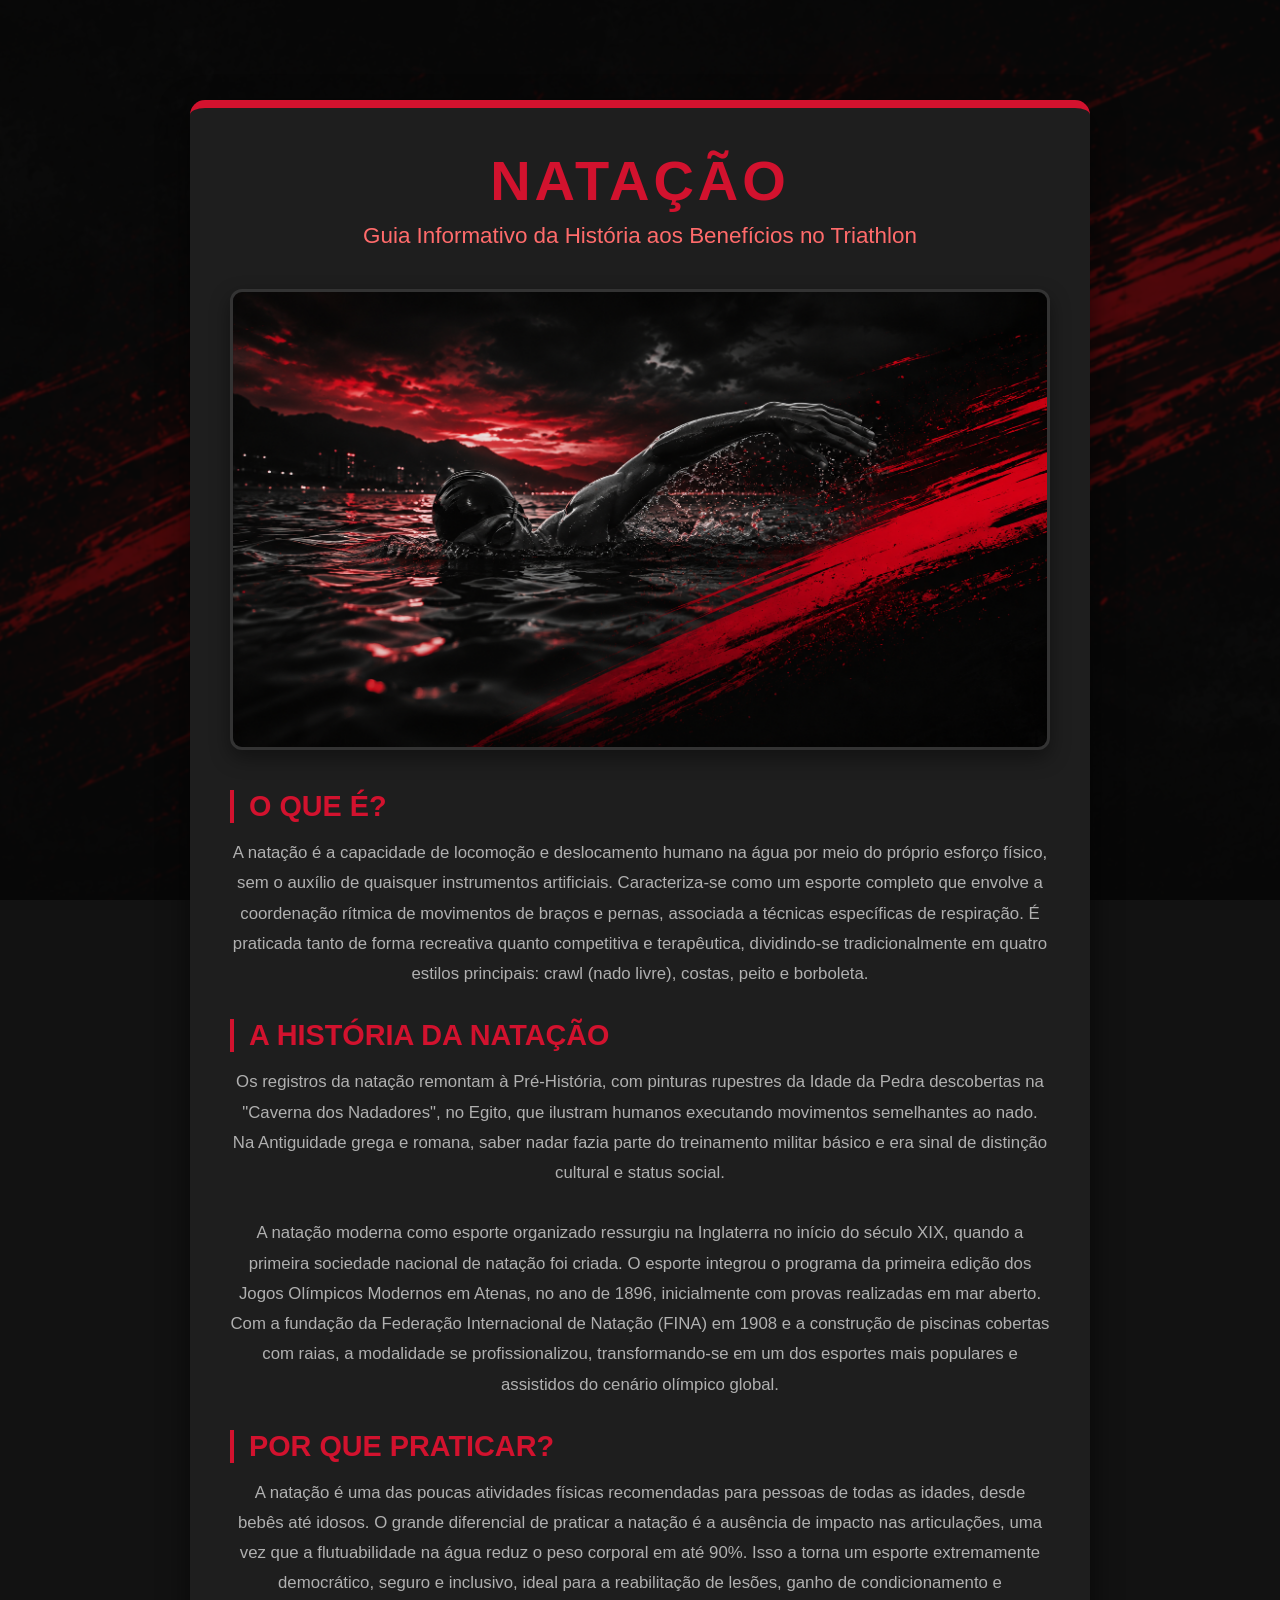
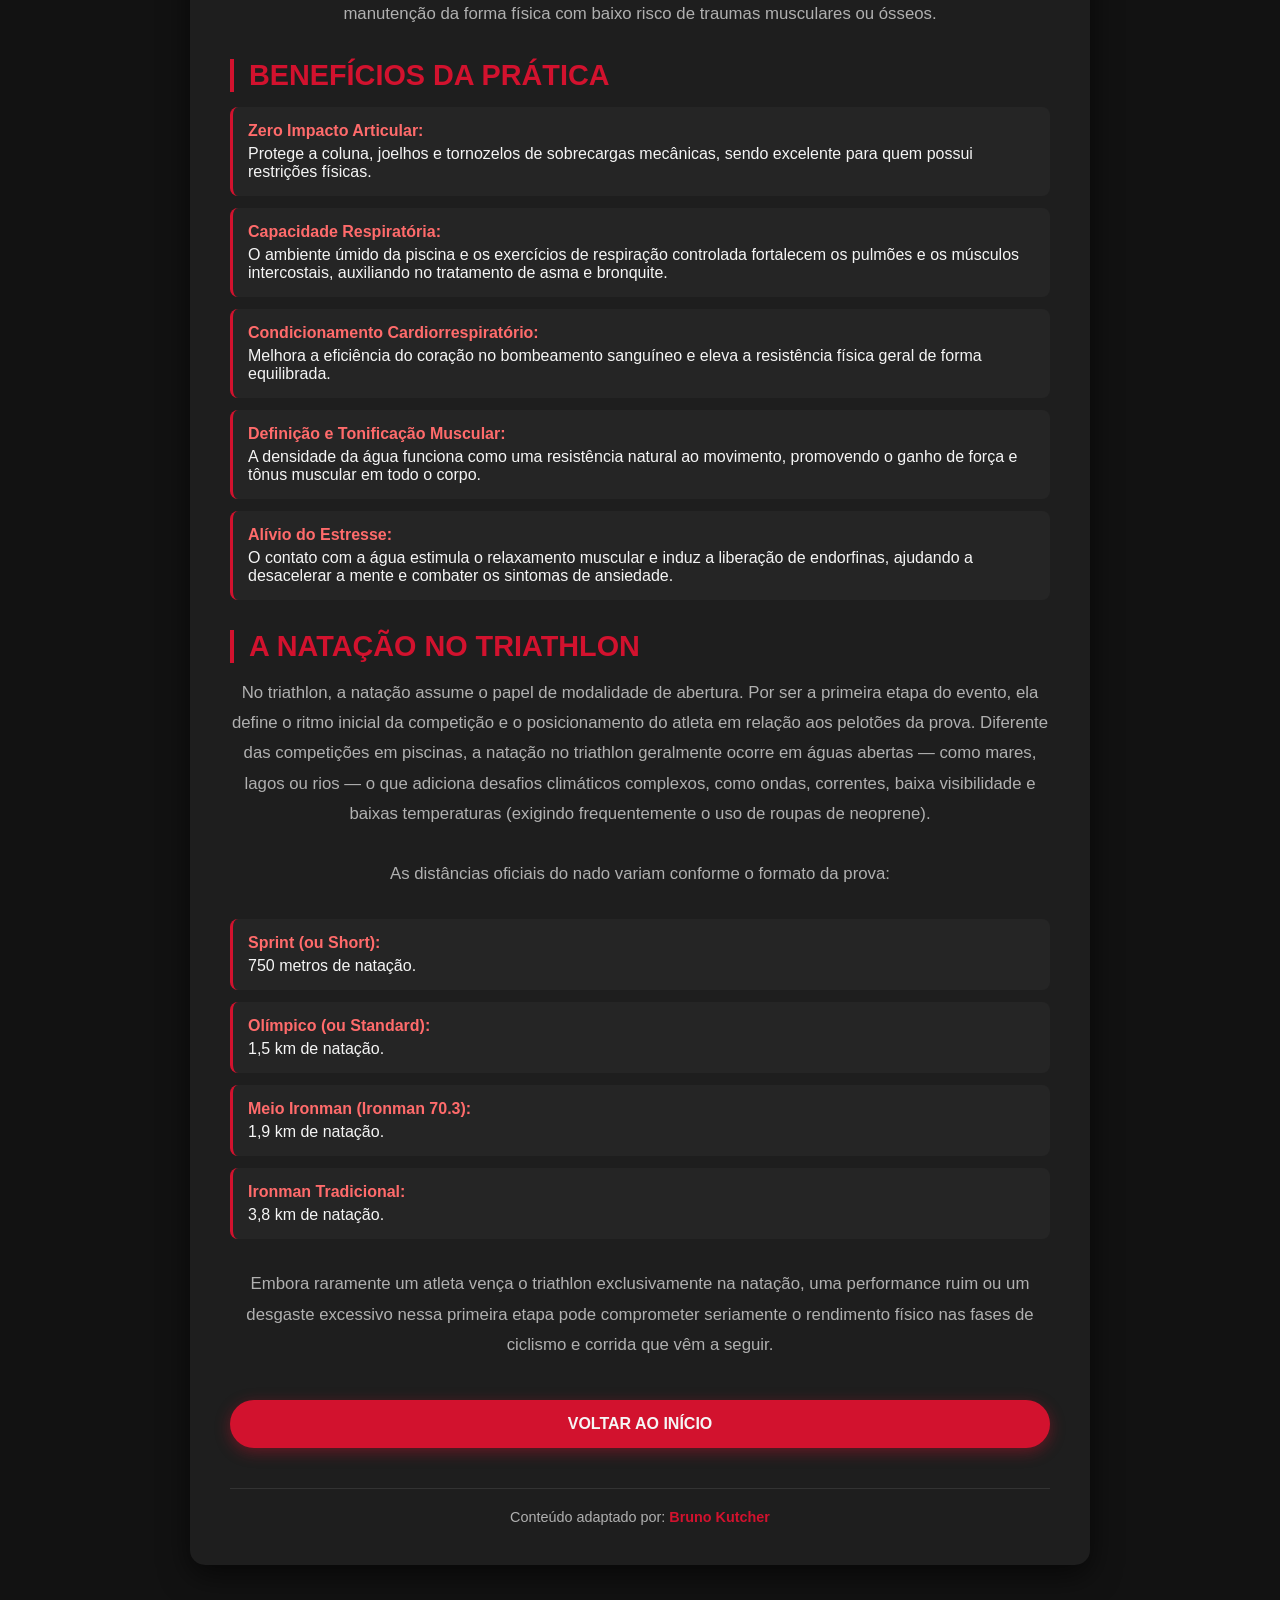
<file: natacao.html>
<!DOCTYPE html>
<html lang="pt-br">
<head>
    <meta charset="UTF-8">
    <meta name="viewport" content="width=device-width, initial-scale=1.0">
    <link rel="stylesheet" href="style.css">
    <link rel="shortcut icon" href="pngwing.com.ico" type="image/x-icon"> 
    <title>Natação</title>

    
    <title>Natação</title>
</head>
<body>
    <div class="page-bg-container">
        <img src="fundo.png" alt="Background" class="page-bg-image">
    </div>
    <div class="container">
        <header>
            <h1>NATAÇÃO</h1>
            <h2>Guia Informativo da História aos Benefícios no Triathlon</h2>
        </header>
            <div class="modalidade-img-container">
                <img src="ntacaoimg.png" alt="Ilustração da modalidade" class="modalidade-img">
            </div>

        <main class="content-text">
            <section>
                <h3>O que é?</h3>
                <p class="description">A natação é a capacidade de locomoção e deslocamento humano na água por meio do próprio esforço físico, sem o auxílio de quaisquer instrumentos artificiais. Caracteriza-se como um esporte completo que envolve a coordenação rítmica de movimentos de braços e pernas, associada a técnicas específicas de respiração. É praticada tanto de forma recreativa quanto competitiva e terapêutica, dividindo-se tradicionalmente em quatro estilos principais: crawl (nado livre), costas, peito e borboleta.</p>
            </section>

            <section>
                <h3>A história da natação</h3>
                <p class="description">Os registros da natação remontam à Pré-História, com pinturas rupestres da Idade da Pedra descobertas na "Caverna dos Nadadores", no Egito, que ilustram humanos executando movimentos semelhantes ao nado. Na Antiguidade grega e romana, saber nadar fazia parte do treinamento militar básico e era sinal de distinção cultural e status social.</p>
                <p class="description">A natação moderna como esporte organizado ressurgiu na Inglaterra no início do século XIX, quando a primeira sociedade nacional de natação foi criada. O esporte integrou o programa da primeira edição dos Jogos Olímpicos Modernos em Atenas, no ano de 1896, inicialmente com provas realizadas em mar aberto. Com a fundação da Federação Internacional de Natação (FINA) em 1908 e a construção de piscinas cobertas com raias, a modalidade se profissionalizou, transformando-se em um dos esportes mais populares e assistidos do cenário olímpico global.</p>
            </section>

            <section>
                <h3>Por que praticar?</h3>
                <p class="description">A natação é uma das poucas atividades físicas recomendadas para pessoas de todas as idades, desde bebês até idosos. O grande diferencial de praticar a natação é a ausência de impacto nas articulações, uma vez que a flutuabilidade na água reduz o peso corporal em até 90%. Isso a torna um esporte extremamente democrático, seguro e inclusivo, ideal para a reabilitação de lesões, ganho de condicionamento e manutenção da forma física com baixo risco de traumas musculares ou ósseos.</p>
            </section>

            <section>
                <h3>Benefícios da prática</h3>
                <ul class="benefits-list">
                    <li><strong>Zero Impacto Articular:</strong> Protege a coluna, joelhos e tornozelos de sobrecargas mecânicas, sendo excelente para quem possui restrições físicas.</li>
                    <li><strong>Capacidade Respiratória:</strong> O ambiente úmido da piscina e os exercícios de respiração controlada fortalecem os pulmões e os músculos intercostais, auxiliando no tratamento de asma e bronquite.</li>
                    <li><strong>Condicionamento Cardiorrespiratório:</strong> Melhora a eficiência do coração no bombeamento sanguíneo e eleva a resistência física geral de forma equilibrada.</li>
                    <li><strong>Definição e Tonificação Muscular:</strong> A densidade da água funciona como uma resistência natural ao movimento, promovendo o ganho de força e tônus muscular em todo o corpo.</li>
                    <li><strong>Alívio do Estresse:</strong> O contato com a água estimula o relaxamento muscular e induz a liberação de endorfinas, ajudando a desacelerar a mente e combater os sintomas de ansiedade.</li>
                </ul>
            </section>

            <section>
                <h3>A natação no triathlon</h3>
                <p class="description">No triathlon, a natação assume o papel de modalidade de abertura. Por ser a primeira etapa do evento, ela define o ritmo inicial da competição e o posicionamento do atleta em relação aos pelotões da prova. Diferente das competições em piscinas, a natação no triathlon geralmente ocorre em águas abertas — como mares, lagos ou rios — o que adiciona desafios climáticos complexos, como ondas, correntes, baixa visibilidade e baixas temperaturas (exigindo frequentemente o uso de roupas de neoprene).</p>
                <p class="description">As distâncias oficiais do nado variam conforme o formato da prova:</p>
                <ul class="distances-list">
                    <li><strong>Sprint (ou Short):</strong> 750 metros de natação.</li>
                    <li><strong>Olímpico (ou Standard):</strong> 1,5 km de natação.</li>
                    <li><strong>Meio Ironman (Ironman 70.3):</strong> 1,9 km de natação.</li>
                    <li><strong>Ironman Tradicional:</strong> 3,8 km de natação.</li>
                </ul>
                <p class="description">Embora raramente um atleta vença o triathlon exclusivamente na natação, uma performance ruim ou um desgaste excessivo nessa primeira etapa pode comprometer seriamente o rendimento físico nas fases de ciclismo e corrida que vêm a seguir.</p>
            </section>
        </main>

        <nav id="modalidades">
            <ul class="horizontal-list">
                <li><a href="index.html">Voltar ao Início</a></li>
            </ul>
        </nav>

        <footer>
            <p>Conteúdo adaptado por: <strong>Bruno Kutcher</strong></p>
        </footer>
    </div>
</body>
</html>
</file>
<file: style.css>
/* CSS FINAL (estilo ironman) */

/* Reset e Configurações Globais */
* {
    margin: 0;
    padding: 0;
    box-sizing: border-box;
    font-family: 'Segoe UI', Tahoma, Geneva, Verdana, sans-serif;
}

:root {
    --primary-red: #D2122E;
    --dark-red: #8B0000;
    --bg-dark: #121212;
    --card-dark: #1E1E1E;
    --card-hover: #2A2A2A;
    --text-light: #F5F5F5;
    --text-secondary: #B0B0B0;
    --border-color: #333;
}

body {
    position: relative;
    background: var(--bg-dark);
    color: var(--text-light);
    display: flex;
    flex-direction: column;
    justify-content: center;
    align-items: center;
    min-height: 100vh;
    padding: 100px 20px 40px;
}

/* SISTEMA DE BACKGROUND UNIVERSAL */

/* Container Universal */
.bg-slideshow, .page-bg-container {
    position: fixed;
    top: 0;
    left: 0;
    width: 100%;
    height: 100%;
    z-index: -1;
    overflow: hidden;
}

/* Estilo Base para Imagens */
.bg-img, .page-bg-image {
    position: absolute;
    top: 0;
    left: 0;
    width: 100%;
    height: 100%;
    object-fit: cover;
    filter: brightness(0.6) blur(1px); 
    transform: scale(1.05);
}

/* Exclusivo Para a Animação */
.bg-img {
    opacity: 0;
    animation: slideshowAnim 20s infinite;
}

/* Exclusivo para Imagens Fixas (Páginas Internas) */
.page-bg-image {
    opacity: 0.6; /* Garante visibilidade constante */
}

.bg-overlay {
    position: absolute;
    top: 0;
    left: 0;
    width: 100%;
    height: 100%;
    background: rgba(0, 0, 0, 0.6);
    z-index: 1;
}

/* Delays do Slideshow */
.bg-img-1 { animation-delay: 0s; }
.bg-img-2 { animation-delay: 5s; }
.bg-img-3 { animation-delay: 10s; }
.bg-img-4 { animation-delay: 15s; }

@keyframes slideshowAnim {
    0% { opacity: 0; transform: scale(1); }
    5% { opacity: 1; }
    25% { opacity: 1; }
    30% { opacity: 0; transform: scale(1.05); }
    100% { opacity: 0; }
}

/* COMPONENTES DA PÁGINA */

/* Saudação de Boas-vindas (Topo) */
.welcome-msg-top {
    position: absolute;
    top: 30px;
    left: 50%;
    transform: translateX(-50%);
    background-color: rgba(210, 18, 46, 0.1);
    padding: 12px 30px;
    border-radius: 50px;
    border: 1px solid rgba(210, 18, 46, 0.3);
    text-align: center;
    z-index: 1000;
}

.welcome-msg-top p {
    margin: 0;
    color: var(--text-light);
    font-size: 1.1rem;
}

.welcome-msg-top strong {
    color: var(--primary-red);
}

/* Container Principal */
.container {
    background: var(--card-dark);
    width: 100%;
    max-width: 900px;
    padding: 40px;
    border-radius: 15px;
    border-top: 8px solid var(--primary-red);
    box-shadow: 0 10px 30px rgba(0,0,0,.6);
    text-align: left;
    z-index: 10;
}

header {
    text-align: center;
    margin-bottom: 40px;
}

header h1 {
    color: var(--primary-red);
    font-size: 3.5rem;
    letter-spacing: 4px;
    text-transform: uppercase;
    margin-bottom: 10px;
}

header h2 {
    color: #ff6b6b;
    font-size: 1.4rem;
    font-weight: 400;
    margin-bottom: 20px;
}

/* Estilo Universal para Imagens de Modalidade */
.modalidade-img-container {
    width: 100%;
    margin: 20px 0 40px 0;
    border-radius: 12px;
    overflow: hidden;
    border: 3px solid var(--border-color);
    aspect-ratio: 16 / 9;
    background-color: var(--card-hover);
    box-shadow: 0 8px 20px rgba(0, 0, 0, 0.4);
    transition: border-color 0.3s ease;
}

.modalidade-img-container:hover {
    border-color: var(--primary-red);
}

.modalidade-img {
    width: 100%;
    height: 100%;
    object-fit: cover;
    display: block;
    transition: transform 0.6s cubic-bezier(0.25, 0.46, 0.45, 0.94);
}

.modalidade-img:hover {
    transform: scale(1.08);
}

/* Conteúdo de Texto */
h3 {
    color: var(--primary-red);
    font-size: 1.8rem;
    margin: 30px 0 15px;
    border-left: 4px solid var(--primary-red);
    padding-left: 15px;
    text-transform: uppercase;
}

.description {
    color: var(--text-secondary);
    font-size: 1.05rem;
    line-height: 1.8;
    margin-bottom: 30px;
    text-align: center;
}

/* Listas de Benefícios e Detalhes */
.benefits-list, .distances-list {
    list-style: none;
    margin-bottom: 30px;
}

.benefits-list li, .distances-list li {
    background: rgba(255,255,255,.03);
    margin-bottom: 12px;
    padding: 15px;
    border-radius: 8px;
    border-left: 3px solid var(--primary-red);
    transition: .3s;
}

.benefits-list li:hover, .distances-list li:hover {
    background: var(--card-hover);
}

.benefits-list li strong, .distances-list li strong {
    color: #ff6b6b;
    display: block;
    margin-bottom: 5px;
}

/* Navegação e Botões */
#modalidades {
    text-align: center;
    margin: 40px 0 30px;
}

.horizontal-list {
    display: flex;
    justify-content: center;
    gap: 20px;
    list-style: none;
}

.horizontal-list li {
    flex: 1;
    min-width: 150px;
}

.horizontal-list li a {
    display: block;
    padding: 15px 25px;
    text-align: center;
    text-decoration: none;
    text-transform: uppercase;
    font-weight: bold;
    color: var(--text-light);
    background: var(--primary-red);
    border-radius: 50px;
    transition: .3s;
    box-shadow: 0 4px 15px rgba(210,18,46,.4);
}

.horizontal-list li a:hover {
    background: var(--dark-red);
    transform: translateY(-3px);
    box-shadow: 0 6px 20px rgba(139,0,0,.6);
}

/* Estilos de Formulário (Acesso) */
.login-form {
    margin: 30px 0;
    text-align: center;
}

.input-group {
    margin-bottom: 25px;
    text-align: left;
    max-width: 500px;
    margin-left: auto;
    margin-right: auto;
}

.input-group label {
    display: block;
    margin-bottom: 10px;
    color: var(--text-secondary);
    font-weight: bold;
    font-size: 0.9rem;
    text-transform: uppercase;
}

.input-group input {
    width: 100%;
    padding: 15px;
    background-color: var(--card-hover);
    border: 1px solid var(--border-color);
    border-radius: 10px;
    color: var(--text-light);
    font-size: 1rem;
    outline: none;
    transition: all 0.3s;
}

.input-group input:focus {
    border-color: var(--primary-red);
}

/* Footer */
footer {
    text-align: center;
    margin-top: 40px;
    padding-top: 20px;
    border-top: 1px solid var(--border-color);
    color: var(--text-secondary);
    font-size: .9rem;
}

footer strong {
    color: var(--primary-red);
}

footer a {
    color: var(--primary-red);
    text-decoration: none;
}

/* Sistema de Curtidas */
.like-container {
    position: fixed;
    bottom: 25px;
    right: 25px;
    z-index: 2000;
    display: flex;
    align-items: center;
    gap: 12px;
    background-color: rgba(30, 30, 30, 0.85);
    padding: 10px 18px;
    border-radius: 50px;
    border: 1px solid var(--border-color);
    backdrop-filter: blur(8px);
    box-shadow: 0 5px 15px rgba(0, 0, 0, 0.5);
    transition: all 0.3s ease;
}

.like-container:hover {
    border-color: var(--primary-red);
    transform: translateY(-5px);
}

.like-button {
    background: var(--primary-red);
    color: white;
    border: none;
    width: 38px;
    height: 38px;
    border-radius: 50%;
    cursor: pointer;
    display: flex;
    align-items: center;
    justify-content: center;
    font-size: 1.1rem;
    transition: all 0.3s cubic-bezier(0.175, 0.885, 0.32, 1.275);
}

.like-button:disabled {
    background: #444;
    cursor: default;
    opacity: 0.7;
}

.like-count {
    color: var(--text-light);
    font-weight: bold;
    font-size: 1rem;
}

/* Responsividade */
@media (max-width: 600px) {
    .container { padding: 20px; }
    header h1 { font-size: 2.5rem; }
    .horizontal-list { flex-direction: column; gap: 10px; }
    .welcome-msg-top { width: 90%; top: 20px; }
    .like-container { bottom: 15px; right: 15px; }
}
</file>
